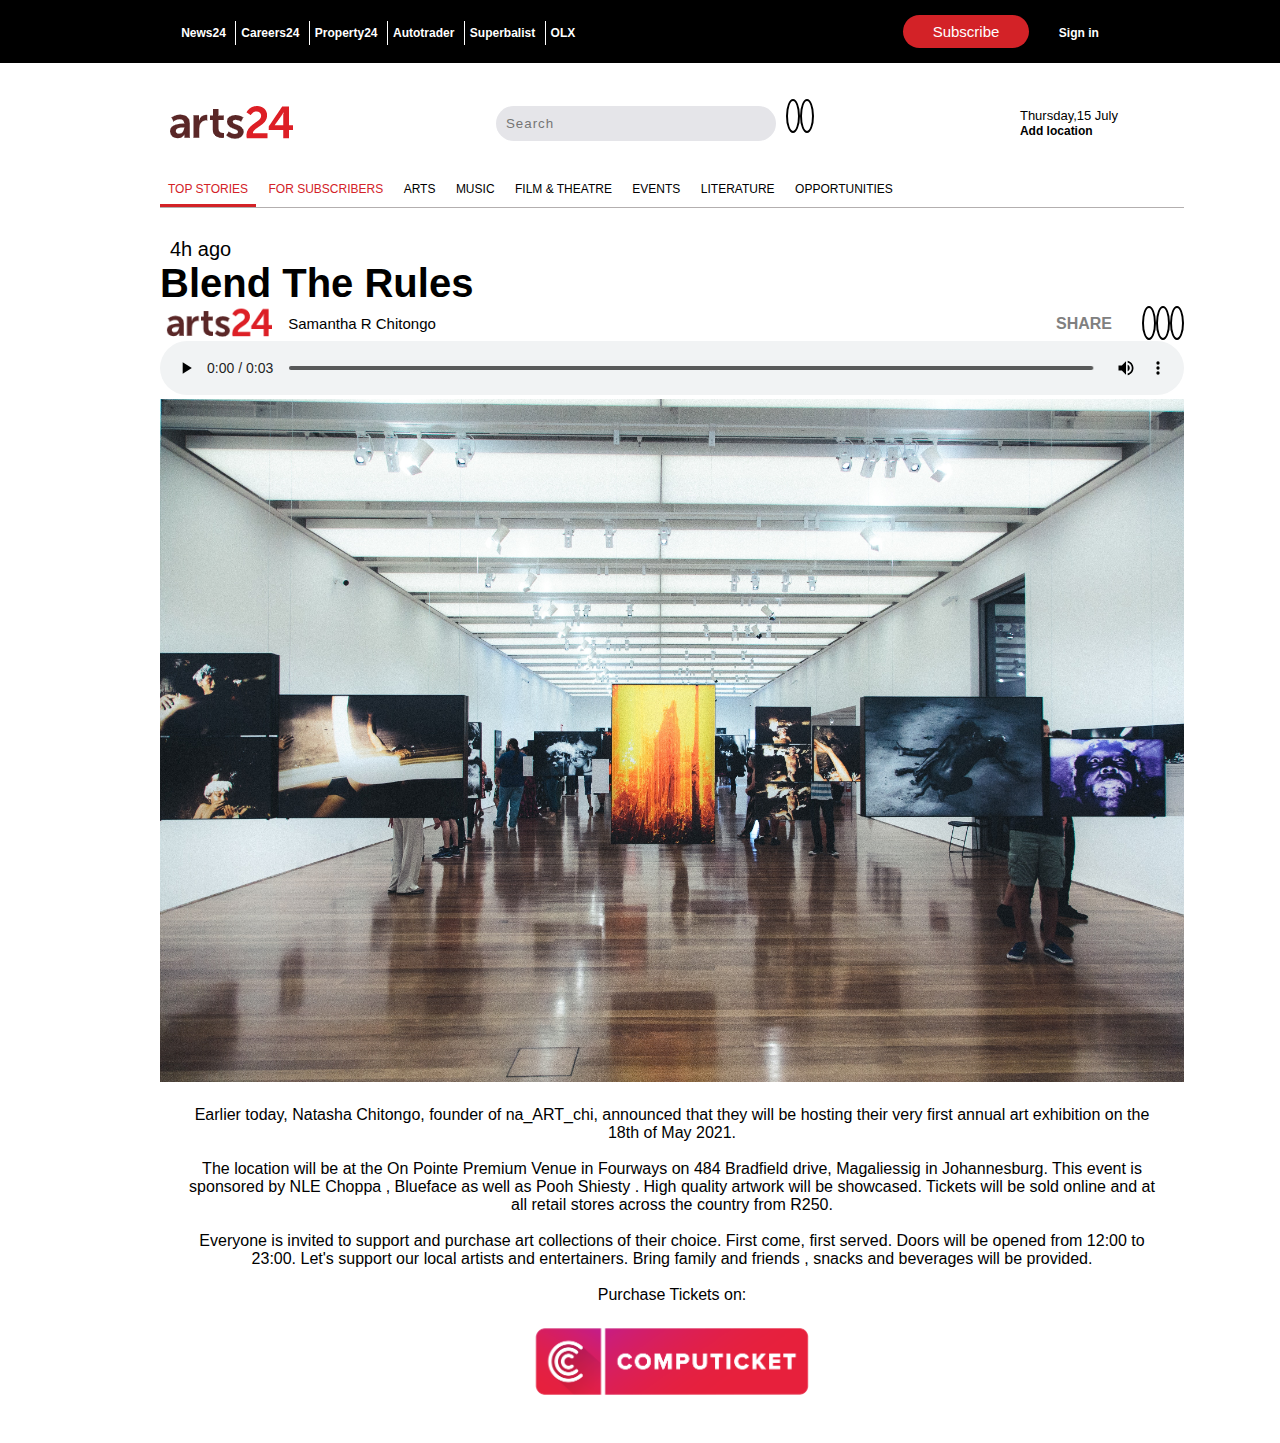
<file: article.html>
<!DOCTYPE html>
<html lang="en">
<head>
    <meta charset="UTF-8">
    <meta http-equiv="X-UA-Compatible" content="IE=edge">
    <meta name="viewport" content="width=device-width, initial-scale=1.0">
    <title>Blend The Rules</title>
    <link rel="stylesheet" href="styles2.css">
    <!-- <link rel="stylesheet" href="//use.fontawesome.com/releases/v5.0.7/css/all.css"> -->
    <link rel="stylesheet" href="https://use.fontawesome.com/releases/v5.8.1/css/all.css" integrity="sha384-50oBUHEmvpQ+1lW4y57PTFmhCaXp0ML5d60M1M7uH2+nqUivzIebhndOJK28anvf" crossorigin="anonymous">
</head>
<body>
   <header>
       <nav>
           <div>
               <a href="#" id="firstTab">News24</a>
               <a href="#">Careers24</a>
               <a href="#">Property24</a>
               <a href="#">Autotrader</a>
               <a href="#">Superbalist</a>
               <a href="#">OLX</a>
           </div>

           <div>
                <button class="subButton">Subscribe</button>
                <a href="#" id="noBord">Sign in</a>
           </div>
       </nav>
   </header>
    
   <main>
        <section >
            <div class="bigBox">
                <img src="images/article_logo.PNG" alt="arts24">

                <div class="lookup">
                    <form>
                        <input type="text" placeholder="Search">
                    </form>

                    <div class="icons">
                        <i class="fab fa-twitter"></i>
                        <i class="fab fa-instagram"></i>
                    </div>
                </div>

                <div class="weather">
                    <i class="fas fa-cloud-sun"></i>
                
                    <p>Thursday,15 July
                        <br><span class="smaller">Add location</span>
                    </p>
                </div>
            </div>

            <div class="quickAccess">
                <a href="#" id="active">TOP STORIES</a>
                <a href="#" id="invite">FOR SUBSCRIBERS</a>
                <a href="#">ARTS</a>
                <a href="#">MUSIC</a>
                <a href="#">FILM & THEATRE</a>
                <a href="#">EVENTS</a>
                <a href="#">LITERATURE</a>
                <a href="#">OPPORTUNITIES</a>
            </div>

        </section>

        <section class="theStory">
            <div class="time">
                <div id="clock">
                    <i class="far fa-clock"></i>
                    <p > 4h ago </p>
                </div>

                <i class="far fa-bookmark"></i>
            </div>

            <h1> Blend The Rules</h1>

            <div class="reachOut">
                <div id="who">
                    <img src="images/article_logo.PNG" alt="arts24">
                    <h3>Samantha R Chitongo </h3>
                </div>
            
                <div class="share">
                    <h4>SHARE</h4>

                    <div class="icons">
                        <i class="fab fa-facebook-square"></i>
                        <i class="fab fa-twitter"></i>
                        <i class=" far fa-envelope"></i>
                    </div>
                    
                </div>
            </div>

            <audio controls class="sounds">
                <source src="Ta-Da - Sound Effect (320 kbps).mp3" type="audio/mp3">
            </audio>

            <article>
                <img src="images/exhibition.jpg" alt="exhibit">

                <p>Earlier today, Natasha Chitongo, founder of na_ART_chi, announced that they will be hosting their very first annual art exhibition on the 18th of May 2021. 
                    <br><br>
                    The location will be at the On Pointe Premium Venue in Fourways on 484 Bradfield drive, Magaliessig in Johannesburg.
                    This event is sponsored by NLE Choppa , Blueface as well as Pooh Shiesty . High quality artwork will be showcased.  Tickets will be sold online and at all retail stores across the country from R250. 
                    <br><br>
                    Everyone is invited to support and purchase art collections of their choice. First come, first served.
                    Doors will be opened from 12:00 to 23:00. 
                    Let's support our local artists and entertainers. Bring family and friends , snacks and beverages will be provided.  
                    <br><br>
                    Purchase Tickets on:
                    <br>
                    <a href="https://tickets.computicket.com/events/search-page#!" id="compu_logo"><img src="images/computicket_logo.png" alt="logo"></a></p>

            </article>
        </section>


   </main>



</body>
</html>
</file>
<file: styles2.css>
*{
    margin: 0;
    padding: 0;
    box-sizing: border-box;
    font-family: sans-serif;
}

header{
    background-color: #000000;
    padding: 15px;
    margin-bottom: 40px;
}

header nav{
    display: flex;
    justify-content: space-around;
    margin: auto;
    align-items: center;
}

header nav div a{
    color: white;
    text-decoration: none;
    font-size: 12px;
    font-weight: 800;
    border-left: 1px solid white;
    padding: 5px;
}

header nav div a:hover{
    text-decoration: underline;
}

#firstTab, #noBord{
    border-left: none;
}

.subButton{
    background-color:#d32227 ;
    color: white;
    border-radius: 30px;
    border: none;
    padding: 8px 30px;
    font-size: 15px;
    margin-right: 20px;
    cursor: pointer;
}

.bigBox{
    margin: auto;
    width: 90%;
    display: flex;
    justify-content: space-around;
    align-items: center;
}

.bigBox img{
    cursor: pointer;
}

.lookup{
    display: flex;
}

.lookup input{
    width: 280px;
    border: none;
    border-radius: 20px;
    background-color: #e5e5e9;
    padding: 10px;
    letter-spacing: 1px;
}

.icons{
    margin-left: 10px;
    cursor: pointer;
}

.icons .fab, .icons .far{
    font-size: 18px;
    border: 2px solid black;
    border-radius: 50%;
    padding: 5px;
}

.weather{
    display: flex;
    align-items: center;
    cursor: pointer;
}

.weather i{
    color:gray;
    font-size: 30px;
    margin-right: 10px;
}

.weather p{
    font-size: 13px;
    line-height: 15px;
}

.smaller{
    font-size: 12px;
    font-weight: 800;
}

.quickAccess a{
    display: inline-block;
    text-decoration: none;
    font-size: 12px;
    color: black;
    padding: 8px;
}

.quickAccess{
    margin: 30px 160px;
    border-bottom: 1px solid rgb(179, 175, 175);
    width: 80%;
}

.quickAccess a:hover{
    color: #d32227;
    border-bottom: 3px solid #d32227;
}

#active{
    color: #d32227;
    border-bottom: 3px solid #d32227;
}

#invite{
    color: #d32227;
}

.theStory{
    width: 80%;
    margin: 0 200px 0 160px;
}
.theStory h1{
    font-size: 40px;
}

.time{
    width: 100%;
    display: flex;
    justify-content: space-between;
    font-size: 20px;
}
 #clock{
     display: flex;
 }

 #clock p{
     margin-left: 10px;
 }

 .reachOut{
     display: flex;
     justify-content: space-between;
 }

#who{
    display: flex;
    align-items: center;
}
#who img{
    width: 40%;
    height: auto;
}
#who h3{
    font-weight: 200;
    font-size: 15px;
    margin-left: 10px;
}

.share{
    display: flex;
    align-items: center;
}
.share h4{
    color: gray;
    margin-right: 20px;
}

.sounds{
    width: 100%;
}

article{
    width: 100%;
    margin: auto;
    text-align: center;
}

article img{
    width: 100%;
    height: auto;
}

article p{
    padding: 20px;
}

article p img{
    width: 30%;
    height: auto;
}
</file>
